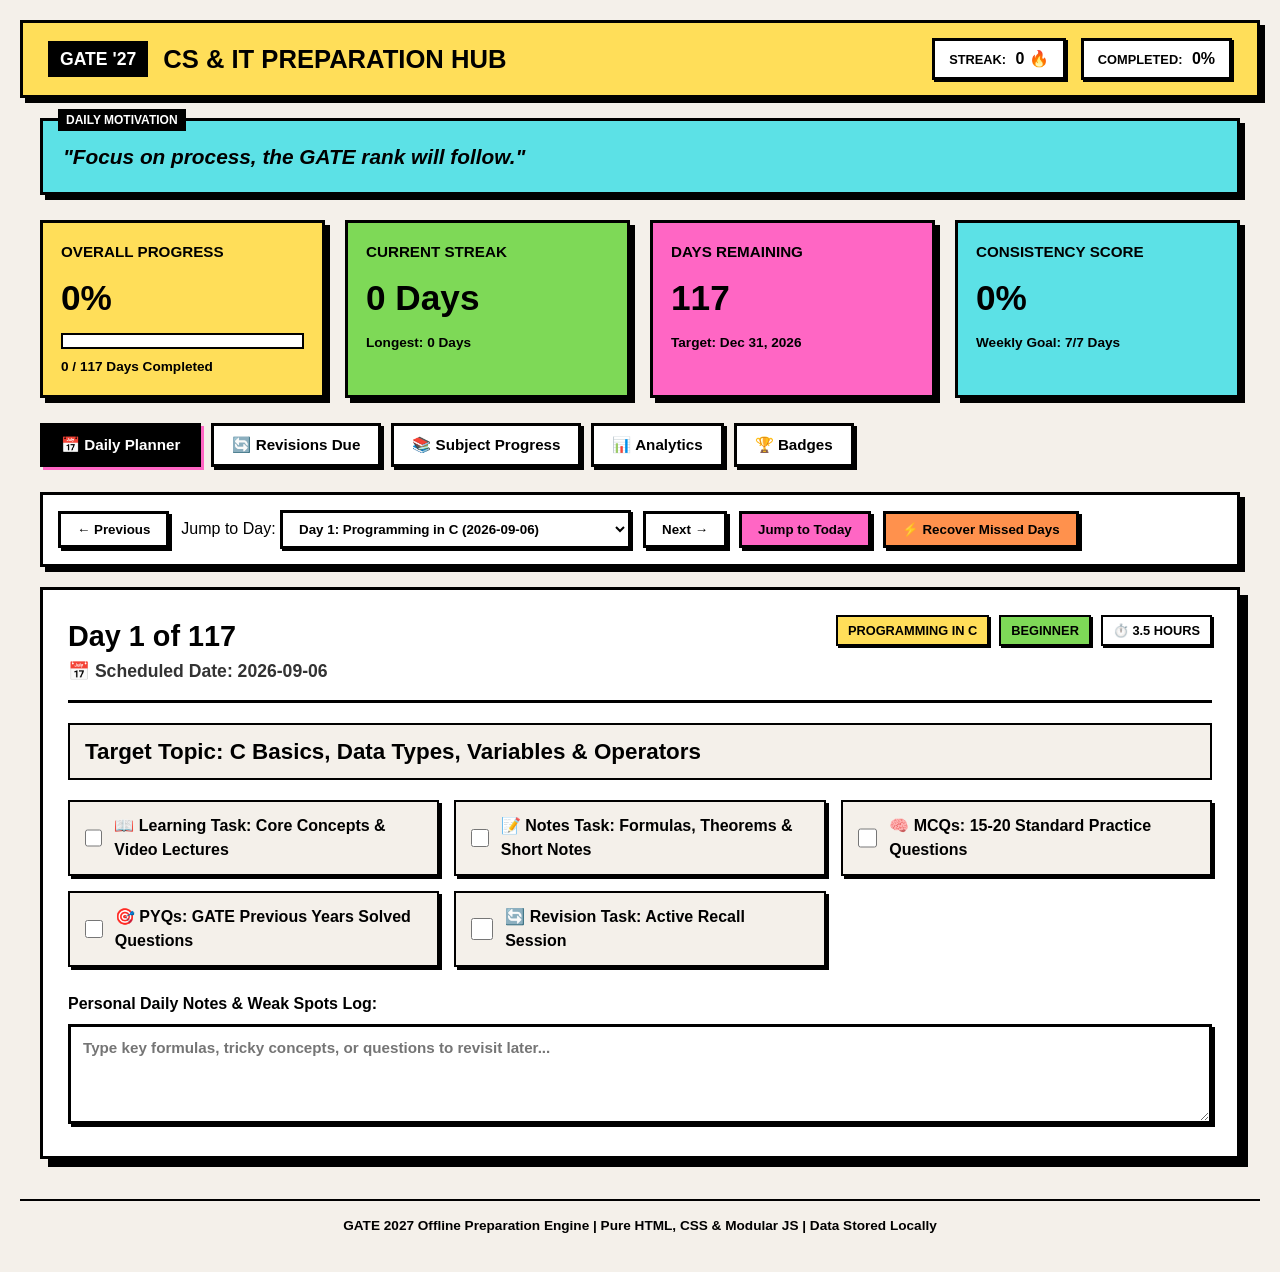
<file: index.html>
<!DOCTYPE html>
<html lang="en">
<head>
  <meta charset="UTF-8">
  <meta name="viewport" content="width=device-width, initial-scale=1.0">
  <title>GATE 2027 CS & IT Preparation Tracker</title>
  <link rel="stylesheet" href="style.css">
</head>
<body>
  <!-- Top Navigation Header -->
  <header class="app-header">
    <div class="logo-container">
      <div class="logo-badge">GATE '27</div>
      <h1>CS & IT Preparation Hub</h1>
    </div>
    <div class="header-metrics">
      <div class="metric-pill">
        <span class="pill-label">STREAK:</span>
        <span id="header-streak-count" class="pill-value">0 🔥</span>
      </div>
      <div class="metric-pill">
        <span class="pill-label">COMPLETED:</span>
        <span id="header-progress-pct" class="pill-value">0%</span>
      </div>
    </div>
  </header>

  <!-- Main Application Wrapper -->
  <main class="app-container">
    
    <!-- Motivation Banner -->
    <section class="banner-card motivation-card">
      <div class="banner-tag">DAILY MOTIVATION</div>
      <blockquote id="daily-quote-text">"Consistency beats motivation."</blockquote>
    </section>

    <!-- Top Dashboard Metrics Grid -->
    <section class="dashboard-grid">
      <div class="dash-card card-yellow">
        <h3>Overall Progress</h3>
        <div class="dash-value" id="dash-overall-pct">0%</div>
        <div class="progress-bar-container">
          <div class="progress-bar-fill" id="dash-overall-bar" style="width: 0%;"></div>
        </div>
        <p class="dash-sub" id="dash-days-ratio">0 / 117 Days Completed</p>
      </div>

      <div class="dash-card card-green">
        <h3>Current Streak</h3>
        <div class="dash-value" id="dash-current-streak">0 Days</div>
        <p class="dash-sub" id="dash-longest-streak">Longest: 0 Days</p>
      </div>

      <div class="dash-card card-pink">
        <h3>Days Remaining</h3>
        <div class="dash-value" id="dash-days-remaining">117</div>
        <p class="dash-sub">Target: Dec 31, 2026</p>
      </div>

      <div class="dash-card card-cyan">
        <h3>Consistency Score</h3>
        <div class="dash-value" id="dash-consistency-score">100%</div>
        <p class="dash-sub" id="dash-weekly-goal">Weekly Goal: 7/7 Days</p>
      </div>
    </section>

    <!-- Navigation Tabs -->
    <nav class="app-tabs">
      <button class="tab-btn active" data-tab="planner-view">📅 Daily Planner</button>
      <button class="tab-btn" data-tab="revisions-view">🔄 Revisions Due</button>
      <button class="tab-btn" data-tab="subjects-view">📚 Subject Progress</button>
      <button class="tab-btn" data-tab="analytics-view">📊 Analytics</button>
      <button class="tab-btn" data-tab="achievements-view">🏆 Badges</button>
    </nav>

    <!-- TAB 1: DAILY PLANNER -->
    <section id="planner-view" class="tab-content active">
      <div class="planner-controls">
        <button id="btn-prev-day" class="btn btn-secondary">← Previous</button>
        <div class="date-picker-wrapper">
          <label for="day-select-dropdown">Jump to Day:</label>
          <select id="day-select-dropdown" class="neo-select"></select>
        </div>
        <button id="btn-next-day" class="btn btn-secondary">Next →</button>
        <button id="btn-today" class="btn btn-accent">Jump to Today</button>
        <button id="btn-auto-recover" class="btn btn-warning">⚡ Recover Missed Days</button>
      </div>

      <!-- Single Day Card Container -->
      <div id="day-card-container">
        <!-- Rendered dynamically via JS -->
      </div>
    </section>

    <!-- TAB 2: REVISIONS DUE -->
    <section id="revisions-view" class="tab-content">
      <div class="section-card card-cyan">
        <h2>Spaced Repetition Schedule</h2>
        <p>Topics are queued automatically for review after 1 Day, 7 Days, and 30 Days of primary completion.</p>
      </div>
      <div id="revision-lists-container" class="revision-grid">
        <!-- Rendered dynamically via JS -->
      </div>
    </section>

    <!-- TAB 3: SUBJECT PROGRESS -->
    <section id="subjects-view" class="tab-content">
      <div id="subject-cards-list" class="subject-grid">
        <!-- Rendered dynamically via JS -->
      </div>
    </section>

    <!-- TAB 4: ANALYTICS -->
    <section id="analytics-view" class="tab-content">
      <div class="analytics-grid">
        <div class="dash-card card-white">
          <h3>Weekly Study Performance</h3>
          <div id="weekly-report-container" class="weekly-report-list">
            <!-- Rendered dynamically via JS -->
          </div>
        </div>
        <div class="dash-card card-white">
          <h3>Subject Breakdown Metrics</h3>
          <div id="subject-analytics-container">
            <!-- Rendered dynamically via JS -->
          </div>
        </div>
      </div>
    </section>

    <!-- TAB 5: ACHIEVEMENTS -->
    <section id="achievements-view" class="tab-content">
      <div id="achievements-grid" class="badges-grid">
        <!-- Rendered dynamically via JS -->
      </div>
    </section>

  </main>

  <footer class="app-footer">
    <p>GATE 2027 Offline Preparation Engine | Pure HTML, CSS & Modular JS | Data Stored Locally</p>
  </footer>

  <!-- Application Script Files -->
  <script src="data.js"></script>
  <script src="script.js"></script>
</body>
</html>
</file>
<file: style.css>
/* ==========================================
   NEO-BRUTALISM CORE DESIGN SYSTEM & STYLES
   ========================================== */

:root {
  --bg-color: #f4f0ea;
  --border-color: #000000;
  --shadow-color: #000000;
  
  --primary-yellow: #ffde59;
  --primary-green: #7ed957;
  --primary-pink: #ff66c4;
  --primary-cyan: #5ce1e6;
  --primary-orange: #ff914d;
  --primary-purple: #cb6ce6;
  --card-white: #ffffff;
  
  --border-width: 3px;
  --shadow-offset: 5px;
  --font-main: 'Segoe UI', -apple-system, BlinkMacSystemFont, Roboto, sans-serif;
}

* {
  box-sizing: border-box;
  margin: 0;
  padding: 0;
}

body {
  background-color: var(--bg-color);
  font-family: var(--font-main);
  color: #000000;
  line-height: 1.5;
  padding: 20px;
}

/* Header */
.app-header {
  display: flex;
  justify-content: space-between;
  align-items: center;
  background-color: var(--primary-yellow);
  border: var(--border-width) solid var(--border-color);
  box-shadow: var(--shadow-offset) var(--shadow-offset) 0px var(--shadow-color);
  padding: 15px 25px;
  margin-bottom: 20px;
}

.logo-container {
  display: flex;
  align-items: center;
  gap: 15px;
}

.logo-badge {
  background: #000;
  color: #fff;
  font-weight: 900;
  padding: 5px 12px;
  font-size: 1.1rem;
  border-radius: 0px;
}

.app-header h1 {
  font-size: 1.6rem;
  font-weight: 800;
  text-transform: uppercase;
}

.header-metrics {
  display: flex;
  gap: 15px;
}

.metric-pill {
  background: var(--card-white);
  border: var(--border-width) solid var(--border-color);
  padding: 6px 14px;
  font-weight: 800;
  box-shadow: 2px 2px 0px #000;
}

.pill-label {
  font-size: 0.8rem;
  margin-right: 5px;
}

/* Main Layout */
.app-container {
  max-width: 1200px;
  margin: 0 auto;
}

/* Banner */
.banner-card {
  background-color: var(--primary-cyan);
  border: var(--border-width) solid var(--border-color);
  box-shadow: var(--shadow-offset) var(--shadow-offset) 0px var(--shadow-color);
  padding: 20px;
  margin-bottom: 25px;
  position: relative;
}

.banner-tag {
  position: absolute;
  top: -12px;
  left: 15px;
  background: #000;
  color: #fff;
  font-size: 0.75rem;
  font-weight: 900;
  padding: 2px 8px;
  text-transform: uppercase;
}

blockquote {
  font-size: 1.3rem;
  font-weight: 800;
  font-style: italic;
}

/* Dashboard Cards Grid */
.dashboard-grid {
  display: grid;
  grid-template-columns: repeat(auto-fit, minmax(220px, 1fr));
  gap: 20px;
  margin-bottom: 25px;
}

.dash-card {
  border: var(--border-width) solid var(--border-color);
  box-shadow: var(--shadow-offset) var(--shadow-offset) 0px var(--shadow-color);
  padding: 18px;
  background: var(--card-white);
}

.card-yellow { background-color: var(--primary-yellow); }
.card-green { background-color: var(--primary-green); }
.card-pink { background-color: var(--primary-pink); }
.card-cyan { background-color: var(--primary-cyan); }
.card-orange { background-color: var(--primary-orange); }
.card-white { background-color: var(--card-white); }

.dash-card h3 {
  font-size: 0.95rem;
  text-transform: uppercase;
  font-weight: 800;
  margin-bottom: 8px;
}

.dash-value {
  font-size: 2.2rem;
  font-weight: 900;
  margin-bottom: 8px;
}

.dash-sub {
  font-size: 0.85rem;
  font-weight: 700;
}

/* Custom Neo Progress Bar */
.progress-bar-container {
  width: 100%;
  height: 16px;
  background: #fff;
  border: 2px solid #000;
  margin: 8px 0;
  overflow: hidden;
}

.progress-bar-fill {
  height: 100%;
  background: #000;
  transition: width 0.3s ease;
}

/* Navigation Tabs */
.app-tabs {
  display: flex;
  flex-wrap: wrap;
  gap: 10px;
  margin-bottom: 25px;
}

.tab-btn {
  background: var(--card-white);
  border: var(--border-width) solid var(--border-color);
  padding: 10px 18px;
  font-weight: 800;
  font-size: 0.95rem;
  cursor: pointer;
  box-shadow: 3px 3px 0px #000;
  transition: transform 0.1s, box-shadow 0.1s;
}

.tab-btn:hover {
  transform: translate(-2px, -2px);
  box-shadow: 5px 5px 0px #000;
}

.tab-btn.active {
  background: #000;
  color: #fff;
  box-shadow: 3px 3px 0px var(--primary-pink);
}

.tab-content {
  display: none;
}

.tab-content.active {
  display: block;
}

/* Planner Controls */
.planner-controls {
  display: flex;
  flex-wrap: wrap;
  align-items: center;
  gap: 12px;
  background: var(--card-white);
  border: var(--border-width) solid var(--border-color);
  box-shadow: var(--shadow-offset) var(--shadow-offset) 0px var(--shadow-color);
  padding: 15px;
  margin-bottom: 20px;
}

.neo-select {
  border: var(--border-width) solid var(--border-color);
  padding: 8px 12px;
  font-weight: 700;
  background: #fff;
  box-shadow: 2px 2px 0px #000;
}

/* Buttons */
.btn {
  border: var(--border-width) solid var(--border-color);
  padding: 8px 16px;
  font-weight: 800;
  cursor: pointer;
  box-shadow: 3px 3px 0px #000;
  transition: transform 0.1s;
}

.btn:active {
  transform: translate(2px, 2px);
  box-shadow: 1px 1px 0px #000;
}

.btn-secondary { background: var(--card-white); }
.btn-accent { background: var(--primary-pink); color: #000; }
.btn-warning { background: var(--primary-orange); color: #000; }

/* Daily Card Container */
.daily-card {
  background: var(--card-white);
  border: var(--border-width) solid var(--border-color);
  box-shadow: 8px 8px 0px var(--shadow-color);
  padding: 25px;
}

.daily-card-header {
  display: flex;
  justify-content: space-between;
  align-items: flex-start;
  border-bottom: 3px solid #000;
  padding-bottom: 15px;
  margin-bottom: 20px;
}

.day-title-group h2 {
  font-size: 1.8rem;
  font-weight: 900;
}

.day-date {
  font-size: 1.1rem;
  font-weight: 700;
  color: #333;
}

.badges-group {
  display: flex;
  gap: 10px;
}

.badge {
  border: 2px solid #000;
  padding: 4px 10px;
  font-size: 0.8rem;
  font-weight: 800;
  text-transform: uppercase;
  box-shadow: 2px 2px 0px #000;
}

.badge-subj { background: var(--primary-yellow); }
.badge-diff-beginner { background: var(--primary-green); }
.badge-diff-intermediate { background: var(--primary-cyan); }
.badge-diff-advanced { background: var(--primary-pink); }
.badge-time { background: var(--card-white); }

.topic-title {
  font-size: 1.4rem;
  font-weight: 800;
  margin-bottom: 20px;
  background: var(--bg-color);
  padding: 10px 15px;
  border: 2px solid #000;
}

/* Tasks Checklist Grid */
.tasks-grid {
  display: grid;
  grid-template-columns: repeat(auto-fit, minmax(280px, 1fr));
  gap: 15px;
  margin-bottom: 25px;
}

.task-item {
  display: flex;
  align-items: center;
  gap: 12px;
  background: var(--bg-color);
  border: 2px solid #000;
  padding: 12px 15px;
  box-shadow: 3px 3px 0px #000;
}

.task-item label {
  font-weight: 700;
  cursor: pointer;
  user-select: none;
}

.task-checkbox {
  width: 22px;
  height: 22px;
  accent-color: #000;
  cursor: pointer;
}

/* Daily Notes Area */
.notes-section {
  margin-top: 20px;
}

.notes-section h4 {
  font-size: 1rem;
  font-weight: 800;
  margin-bottom: 8px;
}

.neo-textarea {
  width: 100%;
  min-height: 100px;
  border: var(--border-width) solid var(--border-color);
  padding: 12px;
  font-family: inherit;
  font-weight: 600;
  font-size: 0.95rem;
  box-shadow: 3px 3px 0px #000;
  resize: vertical;
}

/* Grids for Other Tabs */
.subject-grid, .revision-grid, .badges-grid {
  display: grid;
  grid-template-columns: repeat(auto-fill, minmax(300px, 1fr));
  gap: 20px;
}

.subject-card, .revision-card, .badge-card {
  background: var(--card-white);
  border: var(--border-width) solid var(--border-color);
  box-shadow: var(--shadow-offset) var(--shadow-offset) 0px #000;
  padding: 18px;
}

.badge-card {
  text-align: center;
  opacity: 0.5;
  filter: grayscale(100%);
}

.badge-card.unlocked {
  opacity: 1;
  filter: none;
  background: var(--primary-yellow);
}

.badge-icon {
  font-size: 2.5rem;
  margin-bottom: 10px;
}

.badge-title {
  font-size: 1.1rem;
  font-weight: 900;
}

.badge-desc {
  font-size: 0.85rem;
  font-weight: 700;
  margin-top: 5px;
}

/* Weekly Report Items */
.weekly-item {
  border: 2px solid #000;
  padding: 12px;
  margin-bottom: 10px;
  background: var(--bg-color);
  box-shadow: 2px 2px 0px #000;
}

/* Footer */
.app-footer {
  margin-top: 40px;
  text-align: center;
  font-weight: 700;
  font-size: 0.85rem;
  padding: 15px;
  border-top: 2px solid #000;
}

/* Mobile Responsiveness */
@media (max-width: 768px) {
  .app-header {
    flex-direction: column;
    align-items: flex-start;
    gap: 10px;
  }
  
  .daily-card-header {
    flex-direction: column;
    gap: 10px;
  }
  
  .planner-controls {
    flex-direction: column;
    align-items: stretch;
  }
}
</file>
